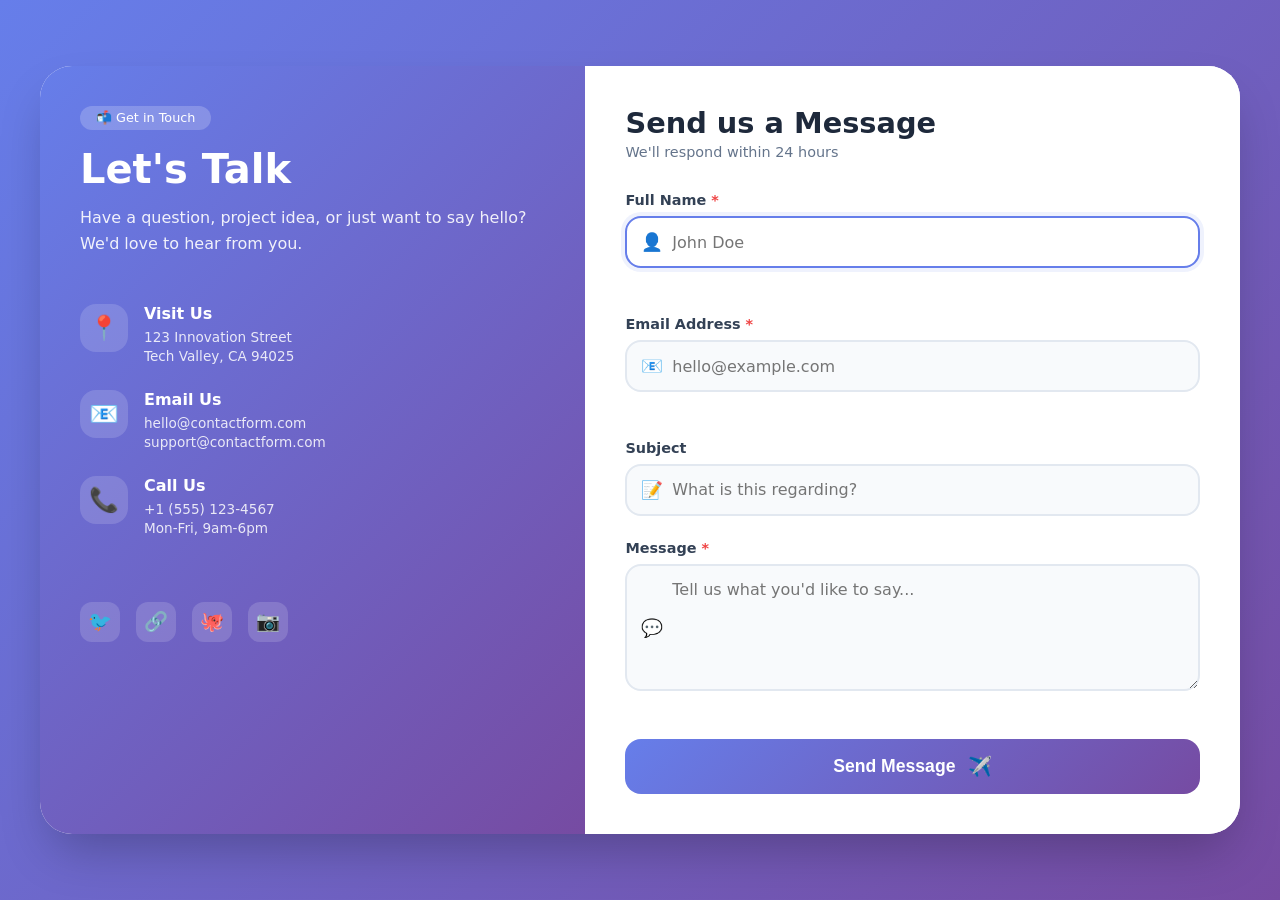
<file: index.html>
<!doctype html>
<html lang="en">
  <head>
    <meta charset="UTF-8" />
    <meta
      name="viewport"
      content="width=device-width, initial-scale=1.0, user-scalable=yes"
    />
    <meta
      name="description"
      content="Send us a message - We'll get back to you within 24 hours"
    />
    <title>Contact Us | Get in Touch</title>
    <link rel="stylesheet" href="style.css" />
  </head>
  <body>
    <div class="contact-container">
      <!-- Left Side - Contact Info -->
      <div class="contact-info">
        <div class="info-content">
          <div class="info-header">
            <span class="badge">📬 Get in Touch</span>
            <h1>Let's Talk</h1>
            <p>
              Have a question, project idea, or just want to say hello? We'd
              love to hear from you.
            </p>
          </div>

          <div class="info-details">
            <div class="detail-item">
              <div class="detail-icon">📍</div>
              <div>
                <h4>Visit Us</h4>
                <p>123 Innovation Street<br />Tech Valley, CA 94025</p>
              </div>
            </div>
            <div class="detail-item">
              <div class="detail-icon">📧</div>
              <div>
                <h4>Email Us</h4>
                <p>hello@contactform.com<br />support@contactform.com</p>
              </div>
            </div>
            <div class="detail-item">
              <div class="detail-icon">📞</div>
              <div>
                <h4>Call Us</h4>
                <p>+1 (555) 123-4567<br />Mon-Fri, 9am-6pm</p>
              </div>
            </div>
          </div>

          <div class="social-links">
            <a href="#" aria-label="Twitter">🐦</a>
            <a href="#" aria-label="LinkedIn">🔗</a>
            <a href="#" aria-label="GitHub">🐙</a>
            <a href="#" aria-label="Instagram">📷</a>
          </div>
        </div>
      </div>

      <!-- Right Side - Contact Form -->
      <div class="contact-form-wrapper">
        <div class="form-header">
          <h2>Send us a Message</h2>
          <p>We'll respond within 24 hours</p>
        </div>

        <!-- 
        ✅ WORKING FORM SETUP:
        To receive actual emails, replace the action URL with your Formspree endpoint:
        1. Go to https://formspree.io
        2. Sign up for free
        3. Create a new form
        4. Copy your endpoint (looks like: https://formspree.io/f/xyz123)
        5. Replace the URL below
      -->
        <!-- Updated Form Section - Works immediately without external service -->
        <form id="contactForm" class="contact-form" action="#" method="POST">
          <!-- Honeypot field for anti-spam (hidden from real users) -->
          <input type="text" name="_gotcha" style="display: none" />

          <!-- Name Field -->
          <div class="form-group" id="nameGroup">
            <label for="fullname"
              >Full Name <span class="required">*</span></label
            >
            <div class="input-wrapper">
              <span class="input-icon">👤</span>
              <input
                type="text"
                id="fullname"
                name="name"
                placeholder="John Doe"
                required
              />
            </div>
            <div class="error-message" id="nameError"></div>
          </div>

          <!-- Email Field -->
          <div class="form-group" id="emailGroup">
            <label for="email"
              >Email Address <span class="required">*</span></label
            >
            <div class="input-wrapper">
              <span class="input-icon">📧</span>
              <input
                type="email"
                id="email"
                name="email"
                placeholder="hello@example.com"
                required
              />
            </div>
            <div class="error-message" id="emailError"></div>
          </div>

          <!-- Subject Field (optional) -->
          <div class="form-group" id="subjectGroup">
            <label for="subject">Subject</label>
            <div class="input-wrapper">
              <span class="input-icon">📝</span>
              <input
                type="text"
                id="subject"
                name="subject"
                placeholder="What is this regarding?"
              />
            </div>
          </div>

          <!-- Message Field (textarea) -->
          <div class="form-group" id="messageGroup">
            <label for="message">Message <span class="required">*</span></label>
            <div class="input-wrapper textarea-wrapper">
              <span class="input-icon">💬</span>
              <textarea
                id="message"
                name="message"
                rows="5"
                placeholder="Tell us what you'd like to say..."
                required
              ></textarea>
            </div>
            <div class="error-message" id="messageError"></div>
          </div>

          <!-- Submit Button -->
          <button type="submit" class="submit-btn" id="submitBtn">
            <span>Send Message</span>
            <span class="btn-icon">✈️</span>
          </button>

          <!-- Success Message -->
          <div class="success-message" id="successMessage">
            <div class="success-icon">✅</div>
            <h3>Message Sent Successfully!</h3>
            <p>Thank you for reaching out. We'll get back to you soon.</p>
          </div>
        </form>
      </div>
    </div>

    <script src="script.js"></script>
  </body>
</html>
</file>
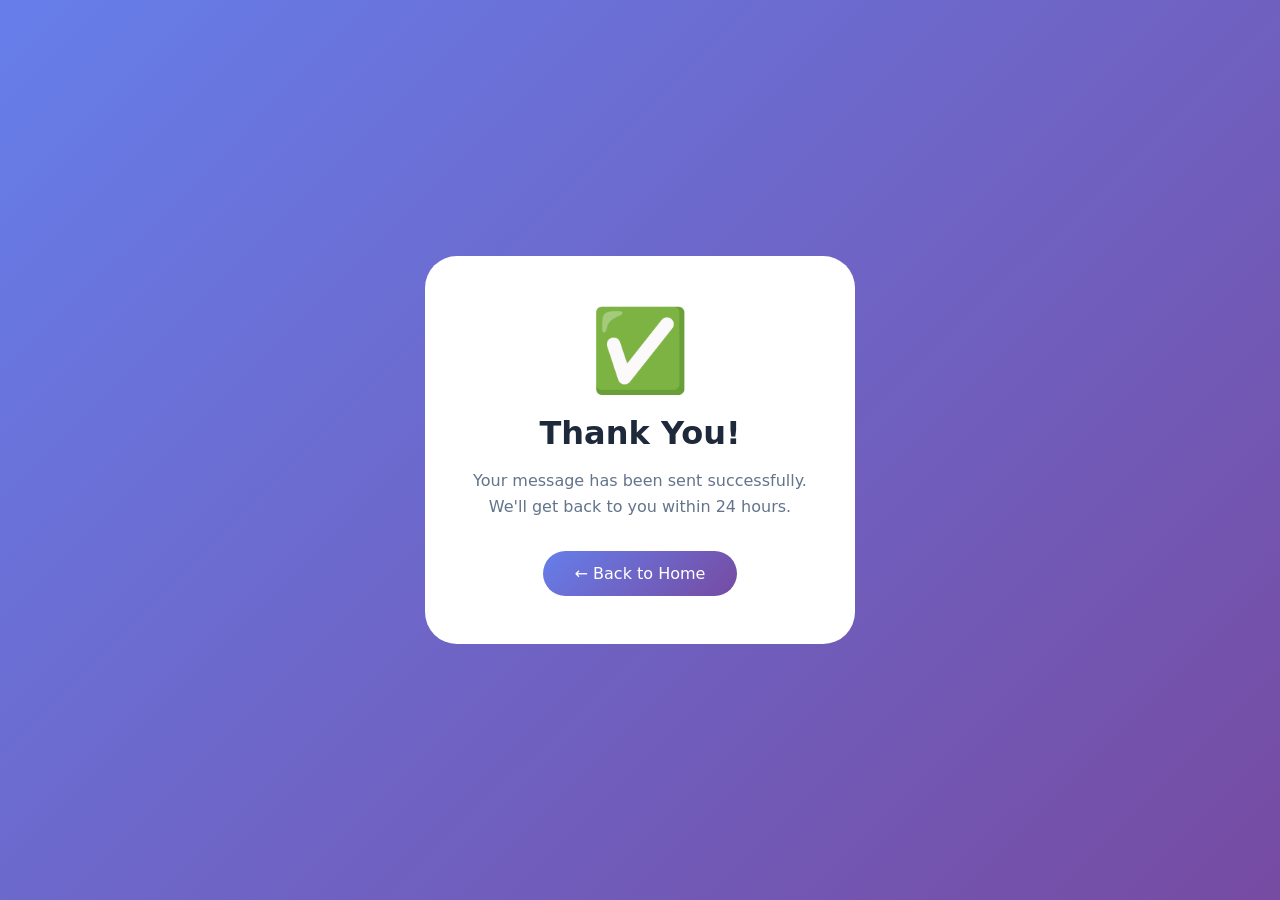
<file: thanks.html>
<!DOCTYPE html>
<html lang="en">
<head>
  <meta charset="UTF-8">
  <meta name="viewport" content="width=device-width, initial-scale=1.0">
  <title>Thank You | Message Sent</title>
  <style>
    * {
      margin: 0;
      padding: 0;
      box-sizing: border-box;
    }
    
    body {
      font-family: 'Segoe UI', system-ui, sans-serif;
      background: linear-gradient(135deg, #667eea 0%, #764ba2 100%);
      min-height: 100vh;
      display: flex;
      justify-content: center;
      align-items: center;
    }
    
    .thanks-container {
      text-align: center;
      background: white;
      padding: 3rem;
      border-radius: 32px;
      max-width: 500px;
      margin: 2rem;
      animation: fadeInUp 0.5s ease;
    }
    
    @keyframes fadeInUp {
      from {
        opacity: 0;
        transform: translateY(30px);
      }
      to {
        opacity: 1;
        transform: translateY(0);
      }
    }
    
    .checkmark {
      font-size: 5rem;
      margin-bottom: 1rem;
    }
    
    h1 {
      color: #1e293b;
      margin-bottom: 1rem;
    }
    
    p {
      color: #64748b;
      margin-bottom: 2rem;
      line-height: 1.6;
    }
    
    .back-btn {
      background: linear-gradient(135deg, #667eea 0%, #764ba2 100%);
      color: white;
      text-decoration: none;
      padding: 0.8rem 2rem;
      border-radius: 50px;
      display: inline-block;
      transition: transform 0.2s;
    }
    
    .back-btn:hover {
      transform: translateY(-3px);
    }
  </style>
</head>
<body>
  <div class="thanks-container">
    <div class="checkmark">✅</div>
    <h1>Thank You!</h1>
    <p>Your message has been sent successfully.<br>We'll get back to you within 24 hours.</p>
    <a href="index.html" class="back-btn">← Back to Home</a>
  </div>
</body>
</html>
</file>
<file: style.css>
/* ===== RESET & BASE ===== */
* {
  margin: 0;
  padding: 0;
  box-sizing: border-box;
}

body {
  font-family: 'Segoe UI', 'Inter', system-ui, -apple-system, BlinkMacSystemFont, 'Roboto', sans-serif;
  background: linear-gradient(135deg, #667eea 0%, #764ba2 100%);
  min-height: 100vh;
  display: flex;
  justify-content: center;
  align-items: center;
  padding: 1.5rem;
}

/* ===== MAIN CONTAINER ===== */
.contact-container {
  max-width: 1200px;
  width: 100%;
  display: grid;
  grid-template-columns: 1fr 1.2fr;
  background: white;
  border-radius: 32px;
  overflow: hidden;
  box-shadow: 0 25px 50px -12px rgba(0, 0, 0, 0.25);
  animation: fadeInUp 0.5s ease;
}

@keyframes fadeInUp {
  from {
    opacity: 0;
    transform: translateY(30px);
  }
  to {
    opacity: 1;
    transform: translateY(0);
  }
}

/* ===== LEFT SIDE - CONTACT INFO ===== */
.contact-info {
  background: linear-gradient(135deg, #667eea 0%, #764ba2 100%);
  color: white;
  padding: 2.5rem;
  display: flex;
  flex-direction: column;
}

.info-content {
  flex: 1;
  display: flex;
  flex-direction: column;
  gap: 2rem;
}

.info-header .badge {
  display: inline-block;
  background: rgba(255, 255, 255, 0.2);
  padding: 0.3rem 1rem;
  border-radius: 30px;
  font-size: 0.8rem;
  margin-bottom: 1rem;
}

.info-header h1 {
  font-size: 2.5rem;
  margin-bottom: 0.8rem;
  font-weight: 700;
}

.info-header p {
  opacity: 0.9;
  line-height: 1.6;
}

.info-details {
  display: flex;
  flex-direction: column;
  gap: 1.5rem;
  margin: 1rem 0;
}

.detail-item {
  display: flex;
  gap: 1rem;
  align-items: flex-start;
}

.detail-icon {
  font-size: 1.5rem;
  background: rgba(255, 255, 255, 0.15);
  width: 48px;
  height: 48px;
  display: flex;
  align-items: center;
  justify-content: center;
  border-radius: 16px;
}

.detail-item h4 {
  font-size: 1rem;
  margin-bottom: 0.3rem;
}

.detail-item p {
  font-size: 0.85rem;
  opacity: 0.85;
  line-height: 1.4;
}

.social-links {
  display: flex;
  gap: 1rem;
  margin-top: 1rem;
}

.social-links a {
  background: rgba(255, 255, 255, 0.15);
  width: 40px;
  height: 40px;
  display: flex;
  align-items: center;
  justify-content: center;
  border-radius: 12px;
  text-decoration: none;
  color: white;
  font-size: 1.2rem;
  transition: all 0.2s;
}

.social-links a:hover {
  background: rgba(255, 255, 255, 0.3);
  transform: translateY(-3px);
}

/* ===== RIGHT SIDE - CONTACT FORM ===== */
.contact-form-wrapper {
  padding: 2.5rem;
  background: white;
}

.form-header {
  margin-bottom: 2rem;
}

.form-header h2 {
  font-size: 1.8rem;
  color: #1e293b;
  margin-bottom: 0.3rem;
}

.form-header p {
  color: #64748b;
  font-size: 0.9rem;
}

/* Form Groups */
.form-group {
  margin-bottom: 1.5rem;
}

.form-group label {
  display: block;
  margin-bottom: 0.5rem;
  font-weight: 600;
  color: #334155;
  font-size: 0.9rem;
}

.required {
  color: #ef4444;
}

/* Input Wrapper with Icons */
.input-wrapper {
  position: relative;
  display: flex;
  align-items: center;
}

.input-icon {
  position: absolute;
  left: 1rem;
  font-size: 1.1rem;
  color: #94a3b8;
  pointer-events: none;
}

.input-wrapper input,
.input-wrapper textarea {
  width: 100%;
  padding: 0.9rem 1rem 0.9rem 2.8rem;
  border: 2px solid #e2e8f0;
  border-radius: 16px;
  font-size: 1rem;
  font-family: inherit;
  transition: all 0.2s;
  outline: none;
  background: #f8fafc;
}

.input-wrapper textarea {
  resize: vertical;
  padding-top: 0.9rem;
}

.input-wrapper input:focus,
.input-wrapper textarea:focus {
  border-color: #667eea;
  background: white;
  box-shadow: 0 0 0 4px rgba(102, 126, 234, 0.1);
}

/* Error States */
.form-group.error .input-wrapper input,
.form-group.error .input-wrapper textarea {
  border-color: #ef4444;
}

.error-message {
  font-size: 0.75rem;
  color: #ef4444;
  margin-top: 0.3rem;
  min-height: 1.2rem;
}

/* Success State */
.form-group.success .input-wrapper input,
.form-group.success .input-wrapper textarea {
  border-color: #10b981;
}

/* Submit Button */
.submit-btn {
  width: 100%;
  background: linear-gradient(135deg, #667eea 0%, #764ba2 100%);
  color: white;
  border: none;
  padding: 1rem 1.5rem;
  border-radius: 16px;
  font-size: 1.1rem;
  font-weight: 600;
  cursor: pointer;
  display: flex;
  align-items: center;
  justify-content: center;
  gap: 0.8rem;
  transition: all 0.2s;
  margin-top: 0.5rem;
}

.submit-btn:hover {
  transform: translateY(-2px);
  box-shadow: 0 10px 20px rgba(102, 126, 234, 0.3);
}

.submit-btn:active {
  transform: translateY(0);
}

.submit-btn .btn-icon {
  font-size: 1.2rem;
}

/* Success Message */
.success-message {
  display: none;
  text-align: center;
  padding: 1.5rem;
  background: #f0fdf4;
  border-radius: 16px;
  margin-top: 1.5rem;
  border: 2px solid #86efac;
}

.success-message.show {
  display: block;
  animation: fadeIn 0.3s ease;
}

@keyframes fadeIn {
  from {
    opacity: 0;
    transform: translateY(-10px);
  }
  to {
    opacity: 1;
    transform: translateY(0);
  }
}

.success-icon {
  font-size: 3rem;
  margin-bottom: 0.5rem;
}

.success-message h3 {
  color: #166534;
  margin-bottom: 0.3rem;
}

.success-message p {
  color: #15803d;
  font-size: 0.9rem;
}

/* Loading State */
.submit-btn.loading {
  opacity: 0.7;
  cursor: not-allowed;
}

.submit-btn.loading span:first-child::after {
  content: "...";
  animation: dots 1s steps(5, end) infinite;
}

@keyframes dots {
  0%, 20% { content: "."; }
  40% { content: ".."; }
  60%, 100% { content: "..."; }
}

/* ===== RESPONSIVE DESIGN ===== */
@media (max-width: 900px) {
  .contact-container {
    grid-template-columns: 1fr;
    border-radius: 24px;
  }
  
  .contact-info {
    padding: 2rem;
  }
  
  .contact-form-wrapper {
    padding: 2rem;
  }
  
  .info-header h1 {
    font-size: 2rem;
  }
}

@media (max-width: 480px) {
  body {
    padding: 1rem;
  }
  
  .contact-info,
  .contact-form-wrapper {
    padding: 1.5rem;
  }
  
  .detail-item {
    gap: 0.8rem;
  }
  
  .detail-icon {
    width: 40px;
    height: 40px;
    font-size: 1.2rem;
  }
  
  .input-wrapper input,
  .input-wrapper textarea {
    padding: 0.8rem 1rem 0.8rem 2.5rem;
  }
}
</file>
